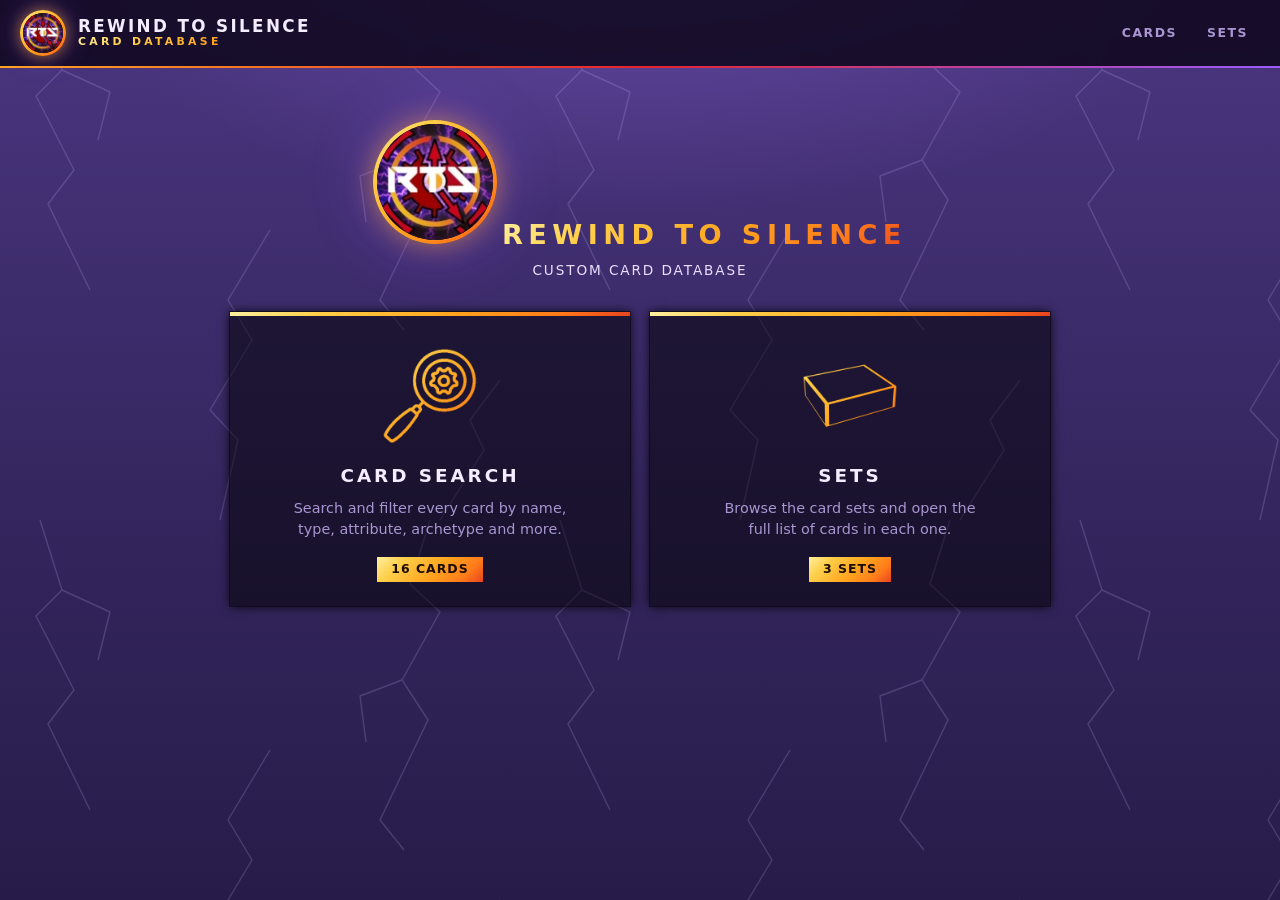
<file: index.html>
<!doctype html>
<html lang="en">
<head>
  <meta charset="utf-8">
  <meta name="viewport" content="width=device-width, initial-scale=1">
  <title>Rewind To Silence · Card Database</title>
  <link rel="icon" href="logo.jpg">
  <link rel="stylesheet" href="style.css">
  <script>
    // old links like /#blaze-end-dragon opened a card; keep them working
    if (location.hash.length > 1) location.replace('cards.html' + location.hash);
  </script>
</head>
<body>
  <header class="top">
    <a class="brand" href="./"><img src="logo.jpg" alt="RTS"><h1>Rewind To Silence <span>Card Database</span></h1></a>
    <nav><a href="cards.html">Cards</a><a href="sets.html">Sets</a></nav>
  </header>

  <main class="home">
    <section class="hero">
      <img src="logo.jpg" alt="Rewind To Silence">
      <h2>Rewind To Silence</h2>
      <p>Custom Card Database</p>
    </section>

    <section class="hubs">
      <a class="hub" href="cards.html">
        <span class="hub-icon i-search" role="img" aria-label="Card search"></span>
        <h3>Card Search</h3>
        <p>Search and filter every card by name, type, attribute, archetype and more.</p>
        <span class="hub-count" id="cardCount">&nbsp;</span>
      </a>
      <a class="hub" href="sets.html">
        <span class="hub-icon i-sets" role="img" aria-label="Sets"></span>
        <h3>Sets</h3>
        <p>Browse the card sets and open the full list of cards in each one.</p>
        <span class="hub-count" id="setCount">&nbsp;</span>
      </a>
    </section>
  </main>

  <script src="common.js"></script>
  <script>
    RTS.loadData().then(({ sets, cards }) => {
      document.getElementById('cardCount').textContent = RTS.plural(cards.length, 'card');
      document.getElementById('setCount').textContent = RTS.plural(sets.length, 'set');
    }).catch(() => {
      document.getElementById('cardCount').textContent = 'Browse cards';
      document.getElementById('setCount').textContent = 'Browse sets';
    });
  </script>
</body>
</html>
</file>
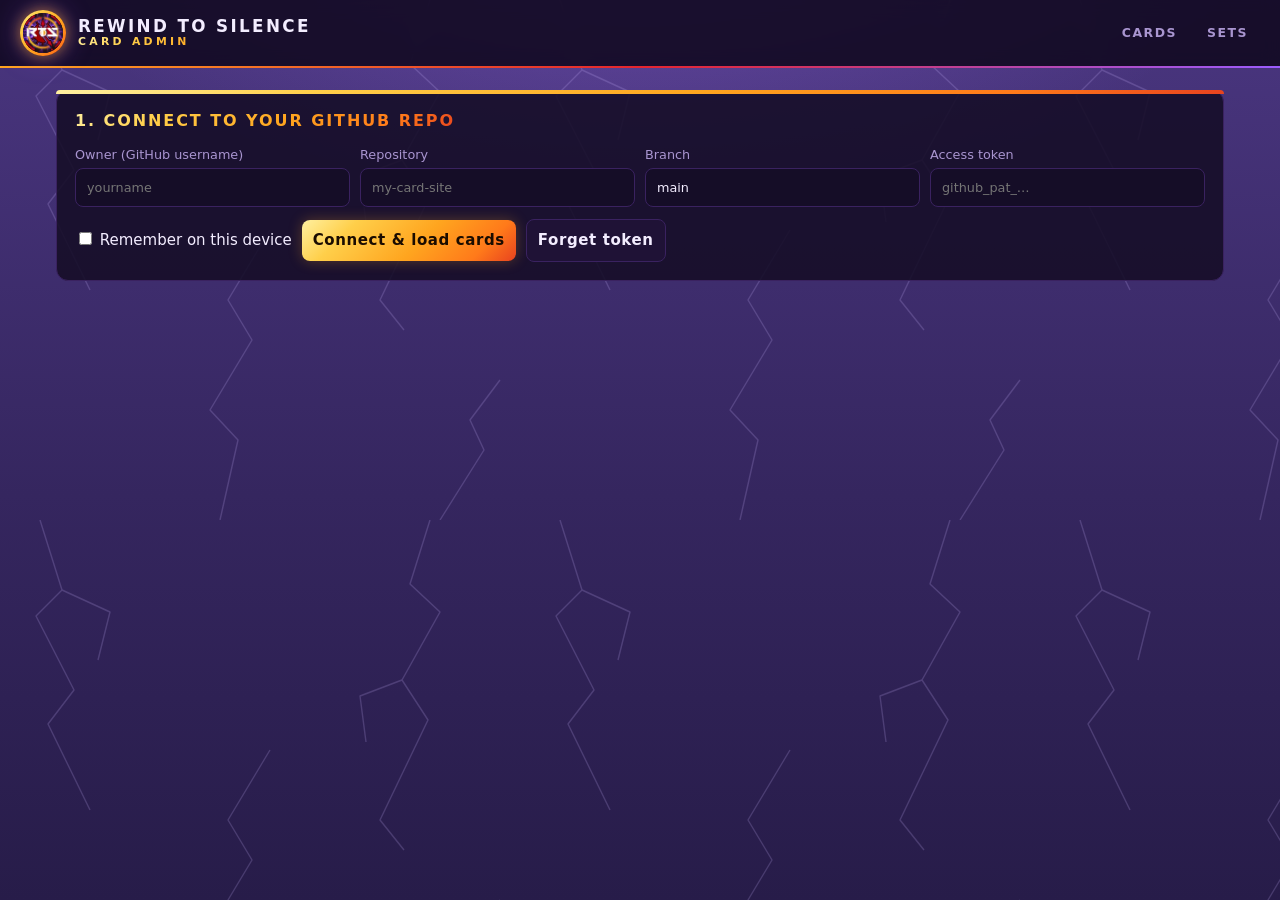
<file: admin.html>
<!doctype html>
<html lang="en">
<head>
  <meta charset="utf-8">
  <meta name="viewport" content="width=device-width, initial-scale=1">
  <meta name="robots" content="noindex">
  <title>Admin · Rewind To Silence</title>
  <link rel="icon" href="logo.jpg">
  <link rel="stylesheet" href="style.css">
</head>
<body>
  <header class="top">
    <a class="brand" href="./"><img src="logo.jpg" alt="RTS"><h1>Rewind To Silence <span>Card Admin</span></h1></a>
    <nav><a href="cards.html">Cards</a><a href="sets.html">Sets</a></nav>
  </header>

  <main>
    <section class="panel">
      <h2>1. Connect to your GitHub repo</h2>
      <div class="form">
        <label>Owner (GitHub username)<input id="owner" placeholder="yourname"></label>
        <label>Repository<input id="repo" placeholder="my-card-site"></label>
        <label>Branch<input id="branch" value="main"></label>
        <label>Access token<input id="token" type="password" placeholder="github_pat_…" autocomplete="off"></label>
      </div>
      <div class="row">
        <label><input type="checkbox" id="remember"> Remember on this device</label>
        <button id="connect">Connect &amp; load cards</button>
        <button id="forget" class="secondary">Forget token</button>
      </div>
      <div id="connStatus" class="status"></div>
    </section>

    <section class="panel" id="setPanel" style="display:none">
      <h2>2. Sets</h2>
      <div class="form">
        <label class="wide">Set
          <select id="setEditSel"></select>
        </label>
        <label>Set name *<input id="setName" placeholder="e.g. Spooky Season"></label>
        <label>Set ID (auto)<input id="setId" placeholder="auto from name"></label>
        <label>Release date (optional)<input id="setDate" type="date"></label>
        <label class="wide">Description (optional)<textarea id="setDesc" rows="2"></textarea></label>
        <label class="wide">Cover image URL, or upload one below
          <input id="setCover" placeholder="https://… or images/sets/your-set.webp">
        </label>
        <label class="wide">Upload cover image (any shape, resized to 900px on its longest side, transparency kept)
          <input id="setCoverFile" type="file" accept="image/*">
        </label>
        <div class="wide"><img id="setCoverPreview" class="preview" alt="" style="display:none;max-width:160px"></div>
      </div>
      <div class="row">
        <button id="saveSet">Create set</button>
        <button id="clearSet" class="secondary">New set</button>
        <button id="deleteSet" class="danger" style="display:none">Delete set</button>
      </div>
      <div id="setStatus" class="status"></div>
    </section>

    <section class="panel" id="editor" style="display:none">
      <h2 id="editorTitle">3. Add a card</h2>
      <div class="pastebox">
        <label style="display:flex;flex-direction:column;gap:4px;font-size:.8rem;color:var(--muted)">Paste card text (same format as the Auto Fill extension; separate several cards with a line of =====)
          <textarea id="pasteText" rows="6" placeholder="Blaze Driver Deuteriel&#10;Level 4 FIRE Wyrm/Effect&#10;ATK/900 DEF/1900&#10;Effect text…"></textarea>
        </label>
        <div class="row">
          <button id="parseBtn" type="button">Fill form from text</button>
          <button id="prevCard" class="secondary" type="button" style="display:none">◀</button>
          <span id="batchInfo" class="muted"></span>
          <button id="nextCard" class="secondary" type="button" style="display:none">▶</button>
        </div>
        <div id="parseStatus" class="status"></div>
      </div>
      <div class="form">
        <label>Set *
          <select id="setSel"></select>
        </label>
        <label id="newSetWrap" style="display:none">New set name *<input id="newSet" placeholder="e.g. Rewind Pack 1"></label>
        <label>Name *<input id="name"></label>
        <label>Card ID (auto)<input id="id" placeholder="auto from name"></label>
        <label>Type *
          <select id="type"><option>Monster</option><option>Spell</option><option>Trap</option></select>
        </label>
        <label>Subtype (Effect, Fusion, Quick-Play…)<input id="subtype"></label>
        <label>Attribute<input id="attribute" placeholder="DARK, LIGHT…"></label>
        <label>Monster type<input id="race" placeholder="Warrior, Spellcaster…"></label>
        <label>Level / Rank / Link<input id="level" type="number" min="0"></label>
        <label>ATK<input id="atk" placeholder="1800 or ?"></label>
        <label>DEF<input id="def" placeholder="1200 or ?"></label>
        <label>Pendulum scale (e.g. 1/8)<input id="scale" placeholder="1/8"></label>
        <label>Ability (Tuner, Flip…)<input id="ability"></label>
        <label>Link arrows<input id="arrows" placeholder="Top, Bottom-Left"></label>
        <label>Archetype<input id="archetype"></label>
        <label>Status<input id="status" list="statuses" placeholder="Implemented, WIP…"></label>
        <datalist id="statuses"><option>Implemented</option><option>WIP</option><option>Planned</option></datalist>
        <label>Creator<input id="creator"></label>
        <label class="wide">Pendulum effect<textarea id="pendEffect" rows="3"></textarea></label>
        <label class="wide">Effect text<textarea id="effect" rows="5"></textarea></label>
        <label class="wide">Image URL (e.g. a DuelingBook image link, hotlinked, nothing stored in the repo)
          <input id="image" placeholder="https://… or images/your-card.jpg">
        </label>
        <label>Art 2 URL (optional second image)<input id="art2" placeholder="https://…"></label>
        <label>Full Art
          <select id="fullArt"><option value="">Off</option><option value="ON">On</option></select>
        </label>
        <label class="wide">…or upload an image instead (auto-resized to JPEG, stored in repo)
          <input id="imageFile" type="file" accept="image/*">
        </label>
        <div class="wide"><img id="imgPreview" class="preview" alt="" style="display:none"></div>
      </div>
      <div class="row">
        <button id="save">Save card to repo</button>
        <button id="clear" class="secondary">Clear form</button>
        <button id="delete" class="danger" style="display:none">Delete this card</button>
      </div>
      <div id="saveStatus" class="status"></div>
    </section>

    <section class="panel" id="listPanel" style="display:none">
      <h2>Existing cards <span class="muted" id="listCount"></span></h2>
      <input id="listSearch" type="search" placeholder="Filter…" style="width:100%;margin-bottom:10px">
      <div id="list" class="list"></div>
    </section>
  </main>

<script src="parse.js"></script>
<script>
(function () {
  const $ = (id) => document.getElementById(id);
  const FIELDS = ['name','id','type','subtype','attribute','race','level','atk','def','scale','ability','arrows','archetype','status','creator','effect','pendEffect','image','art2','fullArt'];
  const NUMERIC = ['level'];
  const NEW_SET = '__new__';
  let sets = [];          // [{id,name,file}]
  let cards = [];         // all cards, each with _set (set id) attached in memory only
  let editingId = null;
  let editingSet = null;
  let imageB64 = null;    // base64 of resized jpeg, or null

  // ---------- helpers ----------
  const slug = (s) => s.toLowerCase().normalize('NFKD').replace(/[^\w\s-]/g,'').trim().replace(/[\s_]+/g,'-').replace(/-+/g,'-');
  const esc = (s) => String(s ?? '').replace(/[&<>"']/g, (c) => ({ '&':'&amp;','<':'&lt;','>':'&gt;','"':'&quot;',"'":'&#39;' }[c]));
  function say(el, msg, kind) { el.textContent = msg; el.className = 'status show ' + (kind || ''); }
  function utf8ToB64(str) {
    const bytes = new TextEncoder().encode(str);
    let bin = '';
    for (let i = 0; i < bytes.length; i += 0x8000) bin += String.fromCharCode.apply(null, bytes.subarray(i, i + 0x8000));
    return btoa(bin);
  }
  function b64ToUtf8(b64) {
    const bin = atob(b64.replace(/\s/g, ''));
    return new TextDecoder().decode(Uint8Array.from(bin, (c) => c.charCodeAt(0)));
  }
  const toJson = (o) => JSON.stringify(o, null, 2) + '\n';
  const setFile = (id) => { const s = sets.find((x) => x.id === id); return (s && s.file) || `data/sets/${id}.json`; };

  // ---------- config ----------
  function cfg() {
    return { owner: $('owner').value.trim(), repo: $('repo').value.trim(), branch: $('branch').value.trim() || 'main', token: $('token').value.trim() };
  }
  function restore() {
    try {
      const s = JSON.parse(localStorage.getItem('cardAdminCfg') || 'null');
      if (s) { for (const k of ['owner','repo','branch','token']) if (s[k]) $(k).value = s[k]; $('remember').checked = true; }
    } catch (_) {}
    const m = location.hostname.match(/^(.+)\.github\.io$/);
    if (m && !$('owner').value) $('owner').value = m[1];
    const p = location.pathname.split('/').filter(Boolean)[0];
    if (m && !$('repo').value) $('repo').value = (p && !p.endsWith('.html')) ? p : m[1] + '.github.io';
  }
  function persist() {
    try {
      if ($('remember').checked) localStorage.setItem('cardAdminCfg', JSON.stringify(cfg()));
      else localStorage.removeItem('cardAdminCfg');
    } catch (_) {}
  }
  $('forget').onclick = () => { localStorage.removeItem('cardAdminCfg'); $('token').value = ''; $('remember').checked = false; say($('connStatus'), 'Token forgotten on this device.', 'good'); };

  // ---------- GitHub API ----------
  async function gh(method, path, body) {
    const c = cfg();
    const url = `https://api.github.com/repos/${c.owner}/${c.repo}/contents/${path.split('/').map(encodeURIComponent).join('/')}` + (method === 'GET' ? `?ref=${encodeURIComponent(c.branch)}&t=${Date.now()}` : '');
    const r = await fetch(url, {
      method,
      headers: { Authorization: 'Bearer ' + c.token, Accept: 'application/vnd.github+json', 'X-GitHub-Api-Version': '2022-11-28' },
      body: body ? JSON.stringify({ ...body, branch: c.branch }) : undefined,
    });
    if (r.status === 404 && method === 'GET') return null;
    if (!r.ok) {
      let m = ''; try { m = (await r.json()).message; } catch (_) {}
      if (r.status === 401) m = 'Bad token. ' + m;
      if (r.status === 403 || r.status === 404) m += ' (check the token has Contents: read & write on this repo)';
      throw new Error(`GitHub ${r.status}: ${m}`);
    }
    return r.json();
  }

  // returns {sha, data} for a JSON file, or {sha:null, data:fallback} if missing
  async function readJson(path, fallback) {
    const f = await gh('GET', path);
    if (!f) return { sha: null, data: fallback };
    if (!f.content) throw new Error(`${path} is too large for the contents API (>1MB). Split this set into two sets.`);
    return { sha: f.sha, data: JSON.parse(b64ToUtf8(f.content)) };
  }
  const normCards = (d) => (Array.isArray(d) ? d : d.cards || []);

  async function loadAll() {
    const { data } = await readJson('data/index.json', { sets: [] });
    sets = data.sets || [];
    const parts = await Promise.all(sets.map(async (s) => {
      const { data: d } = await readJson(s.file || setFile(s.id), { cards: [] });
      return normCards(d).map((c) => ({ ...c, _set: s.id }));
    }));
    cards = parts.flat();
  }

  async function connect() {
    persist();
    const c = cfg();
    if (!c.owner || !c.repo || !c.token) return say($('connStatus'), 'Fill owner, repo and token.', 'err');
    say($('connStatus'), 'Connecting…');
    try {
      await loadAll();
      say($('connStatus'), `Connected. ${cards.length} cards in ${sets.length} set(s) at ${c.owner}/${c.repo}.`, 'good');
      $('editor').style.display = ''; $('listPanel').style.display = ''; $('setPanel').style.display = '';
      renderSets(); renderList(); renderSetEditor();
    } catch (e) { say($('connStatus'), e.message, 'err'); }
  }
  $('connect').onclick = connect;

  // ---------- sets ----------
  function renderSets(selected) {
    const opts = sets.map((s) => `<option value="${esc(s.id)}">${esc(s.name)}</option>`).join('');
    $('setSel').innerHTML = opts + `<option value="${NEW_SET}">➕ New set…</option>`;
    $('setSel').value = selected || (sets[0] ? sets[0].id : NEW_SET);
    toggleNewSet();
  }
  function toggleNewSet() { $('newSetWrap').style.display = $('setSel').value === NEW_SET ? '' : 'none'; }
  $('setSel').onchange = toggleNewSet;

  // ---------- list ----------
  const setName = (id) => (sets.find((s) => s.id === id) || {}).name || id;
  function renderList() {
    const q = $('listSearch').value.toLowerCase();
    const items = cards.filter((c) => !q || c.name.toLowerCase().includes(q) || setName(c._set).toLowerCase().includes(q)).sort((a, b) => a.name.localeCompare(b.name)).slice(0, 500);
    $('listCount').textContent = `(${cards.length})`;
    $('list').innerHTML = items.map((c) => `<div class="item" data-id="${esc(c.id)}"><span>${esc(c.name)}</span><span class="muted">${esc(setName(c._set))}</span></div>`).join('') || '<div class="item muted">No cards</div>';
  }
  $('listSearch').oninput = renderList;
  $('list').onclick = (e) => { const el = e.target.closest('.item'); if (el && el.dataset.id) edit(el.dataset.id); };

  // ---------- form ----------
  function clearForm() {
    FIELDS.forEach((f) => { $(f).value = f === 'type' ? 'Monster' : ''; });
    $('newSet').value = ''; $('imageFile').value = ''; imageB64 = null; editingId = null; editingSet = null;
    $('imgPreview').style.display = 'none';
    $('editorTitle').textContent = '3. Add a card';
    $('delete').style.display = 'none'; $('id').readOnly = false; $('setSel').disabled = false;
  }
  $('clear').onclick = clearForm;
  function edit(id) {
    const c = cards.find((x) => x.id === id); if (!c) return;
    clearForm(); editingId = id; editingSet = c._set;
    FIELDS.forEach((f) => { $(f).value = c[f] ?? ''; });
    $('fullArt').value = c.fullArt ? 'ON' : '';
    $('id').readOnly = true;
    renderSets(c._set); $('setSel').disabled = true; // set is fixed while editing
    if (c.image) { $('imgPreview').src = c.image; $('imgPreview').style.display = ''; }
    $('editorTitle').textContent = 'Editing: ' + c.name;
    $('delete').style.display = '';
    $('editor').scrollIntoView({ behavior: 'smooth' });
  }
  $('name').addEventListener('input', () => { if (!editingId) $('id').value = slug($('name').value); });
  $('image').addEventListener('input', () => {
    const u = $('image').value.trim();
    if (u) { $('imgPreview').src = u; $('imgPreview').style.display = ''; } else $('imgPreview').style.display = 'none';
  });

  $('imageFile').onchange = async () => {
    const file = $('imageFile').files[0]; if (!file) { imageB64 = null; return; }
    const img = new Image();
    img.src = URL.createObjectURL(file);
    await img.decode();
    const max = 600, scale = Math.min(1, max / img.width);
    const cv = document.createElement('canvas');
    cv.width = Math.round(img.width * scale); cv.height = Math.round(img.height * scale);
    const ctx = cv.getContext('2d'); ctx.fillStyle = '#fff'; ctx.fillRect(0, 0, cv.width, cv.height); ctx.drawImage(img, 0, 0, cv.width, cv.height);
    const url = cv.toDataURL('image/jpeg', 0.88);
    imageB64 = url.split(',')[1];
    $('imgPreview').src = url; $('imgPreview').style.display = '';
  };

  function readCard() {
    const c = {};
    FIELDS.forEach((f) => {
      let v = $(f).value.trim();
      if (v === '') return;
      if (f === 'fullArt') { c.fullArt = true; return; }
      if (NUMERIC.includes(f)) v = Number(v);
      else if ((f === 'atk' || f === 'def') && /^\d+$/.test(v)) v = Number(v);
      c[f] = v;
    });
    return c;
  }

  // ---------- save / delete ----------
  async function putFile(path, contentB64, message) {
    const existing = await gh('GET', path);
    return gh('PUT', path, { message, content: contentB64, ...(existing ? { sha: existing.sha } : {}) });
  }

  $('save').onclick = async () => {
    const card = readCard();
    if (!card.name) return say($('saveStatus'), 'Name is required.', 'err');
    card.id = card.id || slug(card.name);
    if (!card.id) return say($('saveStatus'), 'Could not make an ID from that name.', 'err');

    // work out the target set
    let setId = editingSet || $('setSel').value, newSetName = null;
    if (!editingSet && setId === NEW_SET) {
      newSetName = $('newSet').value.trim();
      if (!newSetName) return say($('saveStatus'), 'Enter a name for the new set.', 'err');
      setId = slug(newSetName);
      if (!setId) return say($('saveStatus'), 'Set name needs letters or numbers.', 'err');
      if (sets.some((s) => s.id === setId)) newSetName = null; // already exists, just use it
    }
    // IDs are unique across the whole database
    const dupe = cards.find((x) => x.id === card.id);
    if (!editingId && dupe) return say($('saveStatus'), `A card with ID "${card.id}" already exists (in ${setName(dupe._set)}). Change the name or ID.`, 'err');

    $('save').disabled = true;
    try {
      say($('saveStatus'), 'Saving…');
      if (imageB64) {
        card.image = `images/${card.id}.jpg`;
        await putFile(card.image, imageB64, `Add image for ${card.name}`);
      }
      // fresh read of the set file right before writing, so we never clobber newer changes
      const path = setFile(setId);
      const { sha, data } = await readJson(path, { cards: [] });
      const list = normCards(data);
      const i = list.findIndex((x) => x.id === card.id);
      if (i >= 0) list[i] = list[i].added ? { ...card, added: list[i].added } : card;
      else list.push({ ...card, added: new Date().toISOString().slice(0, 10) });
      await gh('PUT', path, { message: `${i >= 0 ? 'Update' : 'Add'} card: ${card.name}`, content: utf8ToB64(toJson({ cards: list })), ...(sha ? { sha } : {}) });

      // register a brand-new set in the index (after its file exists)
      if (newSetName) {
        const idx = await readJson('data/index.json', { sets: [] });
        idx.data.sets = idx.data.sets || [];
        if (!idx.data.sets.some((s) => s.id === setId)) idx.data.sets.push({ id: setId, name: newSetName, file: path });
        await gh('PUT', 'data/index.json', { message: `Add set: ${newSetName}`, content: utf8ToB64(toJson(idx.data)), ...(idx.sha ? { sha: idx.sha } : {}) });
      }
      await loadAll(); renderSets(setId); renderList();
      say($('saveStatus'), `Saved "${card.name}" to ${setName(setId)}. The live site updates in about a minute.`, 'good');
      clearForm(); renderSets(setId);
      if (batch.length > 1 && bi < batch.length - 1) { bi++; parseCurrent(); }
      else { batch = []; bi = 0; $('pasteText').value = ''; updateBatchInfo(); }
    } catch (e) { say($('saveStatus'), e.message, 'err'); }
    $('save').disabled = false;
  };

  $('delete').onclick = async () => {
    const c = cards.find((x) => x.id === editingId); if (!c) return;
    if (!confirm(`Delete "${c.name}" permanently?`)) return;
    try {
      say($('saveStatus'), 'Deleting…');
      const path = setFile(c._set);
      const { sha, data } = await readJson(path, { cards: [] });
      await gh('PUT', path, { message: `Delete card: ${c.name}`, content: utf8ToB64(toJson({ cards: normCards(data).filter((x) => x.id !== c.id) })), sha });
      if (c.image && c.image.startsWith('images/')) { const f = await gh('GET', c.image); if (f) await gh('DELETE', c.image, { message: `Delete image for ${c.name}`, sha: f.sha }); }
      await loadAll(); renderList(); clearForm(); renderSets();
      say($('saveStatus'), `Deleted "${c.name}".`, 'good');
    } catch (e) { say($('saveStatus'), e.message, 'err'); }
  };

  // ---------- set manager (create / edit / delete sets, cover upload) ----------
  const SETS_DIR = 'images/sets/';
  let editingSetId = null;
  let newCover = null; // { b64, ext } for a cover image chosen in this session

  function previewSetCover(src) {
    const el = $('setCoverPreview');
    if (src) { el.src = src; el.style.display = ''; } else el.style.display = 'none';
  }
  function loadSetIntoForm(id) {
    const s = sets.find((x) => x.id === id);
    editingSetId = s ? s.id : null; newCover = null; $('setCoverFile').value = '';
    $('setName').value = s ? s.name : '';
    $('setId').value = s ? s.id : ''; $('setId').readOnly = !!s;
    $('setDate').value = (s && s.date) || '';
    $('setDesc').value = (s && s.description) || '';
    $('setCover').value = (s && s.cover) || '';
    previewSetCover($('setCover').value);
    $('deleteSet').style.display = s ? '' : 'none';
    $('saveSet').textContent = s ? 'Save set changes' : 'Create set';
  }
  function renderSetEditor(selected) {
    $('setEditSel').innerHTML = '<option value="">➕ New set…</option>' + sets.map((s) => `<option value="${esc(s.id)}">${esc(s.name)}</option>`).join('');
    $('setEditSel').value = selected && sets.some((s) => s.id === selected) ? selected : '';
    loadSetIntoForm($('setEditSel').value);
  }
  $('setEditSel').onchange = () => loadSetIntoForm($('setEditSel').value);
  $('clearSet').onclick = () => { $('setEditSel').value = ''; loadSetIntoForm(''); };
  $('setName').addEventListener('input', () => { if (!editingSetId) $('setId').value = slug($('setName').value); });
  $('setCover').addEventListener('input', () => { newCover = null; $('setCoverFile').value = ''; previewSetCover($('setCover').value.trim()); });

  // resize to max 900px on the longest side; WebP keeps transparency and stays small (PNG fallback)
  $('setCoverFile').onchange = async () => {
    const file = $('setCoverFile').files[0]; if (!file) { newCover = null; return; }
    const img = new Image();
    img.src = URL.createObjectURL(file);
    await img.decode();
    const scale = Math.min(1, 900 / Math.max(img.width, img.height));
    const cv = document.createElement('canvas');
    cv.width = Math.round(img.width * scale); cv.height = Math.round(img.height * scale);
    cv.getContext('2d').drawImage(img, 0, 0, cv.width, cv.height);
    let url = cv.toDataURL('image/webp', 0.9), ext = 'webp';
    if (!url.startsWith('data:image/webp')) { url = cv.toDataURL('image/png'); ext = 'png'; }
    newCover = { b64: url.split(',')[1], ext };
    previewSetCover(url);
  };

  $('saveSet').onclick = async () => {
    const st = $('setStatus');
    const name = $('setName').value.trim();
    if (!name) return say(st, 'Set name is required.', 'err');
    const id = editingSetId || slug($('setId').value.trim() || name);
    if (!id) return say(st, 'Could not make an ID from that name.', 'err');
    if (!editingSetId && sets.some((s) => s.id === id)) return say(st, `A set with ID "${id}" already exists. Pick it in the list above to edit it.`, 'err');
    const old = sets.find((s) => s.id === id);
    $('saveSet').disabled = true;
    try {
      say(st, 'Saving…');
      let cover = $('setCover').value.trim();
      if (newCover) { cover = `${SETS_DIR}${id}.${newCover.ext}`; await putFile(cover, newCover.b64, `Add cover for ${name}`); }
      const path = (old && old.file) || `data/sets/${id}.json`;
      if (!old && !(await gh('GET', path))) { // a new set gets an empty card file so the public pages can load it
        await gh('PUT', path, { message: `Create set file: ${name}`, content: utf8ToB64(toJson({ cards: [] })) });
      }
      const idx = await readJson('data/index.json', { sets: [] });
      idx.data.sets = idx.data.sets || [];
      let entry = idx.data.sets.find((s) => s.id === id);
      if (!entry) { entry = { id, name, file: path }; idx.data.sets.push(entry); }
      entry.name = name;
      const date = $('setDate').value.trim(), desc = $('setDesc').value.trim();
      if (date) entry.date = date; else delete entry.date;
      if (desc) entry.description = desc; else delete entry.description;
      if (cover) entry.cover = cover; else delete entry.cover;
      await gh('PUT', 'data/index.json', { message: `${old ? 'Update' : 'Add'} set: ${name}`, content: utf8ToB64(toJson(idx.data)), ...(idx.sha ? { sha: idx.sha } : {}) });
      // tidy up: an uploaded cover that was replaced is no longer needed
      if (old && old.cover && old.cover !== cover && old.cover.startsWith(SETS_DIR)) {
        try { const f = await gh('GET', old.cover); if (f) await gh('DELETE', old.cover, { message: `Remove old cover for ${name}`, sha: f.sha }); } catch (_) {}
      }
      await loadAll(); renderSets(id); renderSetEditor(id); renderList();
      say(st, `Saved set "${name}". The live site updates in about a minute.`, 'good');
    } catch (e) { say(st, e.message, 'err'); }
    $('saveSet').disabled = false;
  };

  $('deleteSet').onclick = async () => {
    const st = $('setStatus');
    const s = sets.find((x) => x.id === editingSetId); if (!s) return;
    const n = cards.filter((c) => c._set === s.id).length;
    if (n) return say(st, `"${s.name}" still has ${n} card${n === 1 ? '' : 's'}. Delete or move them first.`, 'err');
    if (!confirm(`Delete the set "${s.name}"? This can't be undone from here.`)) return;
    try {
      say(st, 'Deleting…');
      const file = s.file || setFile(s.id);
      const sf = await readJson(file, { cards: [] });
      if (normCards(sf.data).length) throw new Error('This set now has cards. Reload the page and delete them first.');
      const idx = await readJson('data/index.json', { sets: [] });
      idx.data.sets = (idx.data.sets || []).filter((x) => x.id !== s.id);
      await gh('PUT', 'data/index.json', { message: `Delete set: ${s.name}`, content: utf8ToB64(toJson(idx.data)), sha: idx.sha });
      for (const p of [file, s.cover && s.cover.startsWith(SETS_DIR) ? s.cover : null]) {
        if (!p) continue;
        try { const f = await gh('GET', p); if (f) await gh('DELETE', p, { message: `Delete ${p}`, sha: f.sha }); } catch (_) {}
      }
      await loadAll(); renderSets(); renderSetEditor(); renderList();
      say(st, `Deleted set "${s.name}".`, 'good');
    } catch (e) { say(st, e.message, 'err'); }
  };

  // ---------- paste-to-fill (uses the same parser as the Auto Fill extension) ----------
  let batch = [], bi = 0;
  const splitCards = (text) => String(text || '').replace(/\r/g, '').split(/^[ \t]*={3,}[ \t]*$/m).map((t) => t.trim()).filter(Boolean);
  const titleCase = (a) => a.split('-').map((w) => w.charAt(0).toUpperCase() + w.slice(1)).join('-');

  function updateBatchInfo() {
    const many = batch.length > 1;
    $('prevCard').style.display = $('nextCard').style.display = many ? '' : 'none';
    $('batchInfo').textContent = many ? `Card ${bi + 1} of ${batch.length}: ${window.dbfaParse(batch[bi]).name || '(no name)'}` : '';
  }

  function applyParsed(p) {
    const set = (id, v) => { $(id).value = v == null ? '' : String(v); };
    set('name', p.name);
    if (!editingId) set('id', slug(p.name || ''));
    set('type', p.cardType);
    set('subtype', p.cardType === 'Monster' ? p.category : p.subtype);
    set('race', p.type);
    set('attribute', p.attribute);
    set('level', p.level);
    set('atk', p.atk);
    set('def', p.def);
    set('scale', p.scale ? (p.scale[0] === p.scale[1] ? p.scale[0] : p.scale[0] + '/' + p.scale[1]) : '');
    set('ability', (p.abilities || (p.ability ? [p.ability] : [])).join(', '));
    set('arrows', (p.arrows || []).map(titleCase).join(', '));
    set('effect', p.effect);
    set('pendEffect', p.pendEffect);
    // picture lines are optional; only touch the image fields when the text has them
    if (p.art || p.art2 || p.fullArt !== undefined) {
      set('image', p.art || p.art2 || '');
      set('art2', p.art && p.art2 ? p.art2 : '');
      set('fullArt', p.fullArt ? 'ON' : '');
      $('image').dispatchEvent(new Event('input'));
    }
    const warn = [...(p.notes || [])];
    if (!p.name) warn.push('No name found');
    if (p.cardType === 'Monster') {
      if (!p.attribute) warn.push('No attribute found');
      if (!p.level) warn.push('No level/rank/link found');
      if (p.atk === undefined) warn.push('No ATK found');
    }
    say($('parseStatus'), warn.length ? 'Filled. Please check: ' + warn.join('; ') : 'Filled from text. Review, then save.', warn.length ? '' : 'good');
  }

  function parseCurrent() { applyParsed(window.dbfaParse(batch[bi])); updateBatchInfo(); }

  $('parseBtn').onclick = () => {
    batch = splitCards($('pasteText').value); bi = 0;
    if (!batch.length) { updateBatchInfo(); return say($('parseStatus'), 'Paste some card text first.', 'err'); }
    parseCurrent();
  };
  $('prevCard').onclick = () => { if (bi > 0) { bi--; parseCurrent(); } };
  $('nextCard').onclick = () => { if (bi < batch.length - 1) { bi++; parseCurrent(); } };

  restore();
})();
</script>
</body>
</html>
</file>
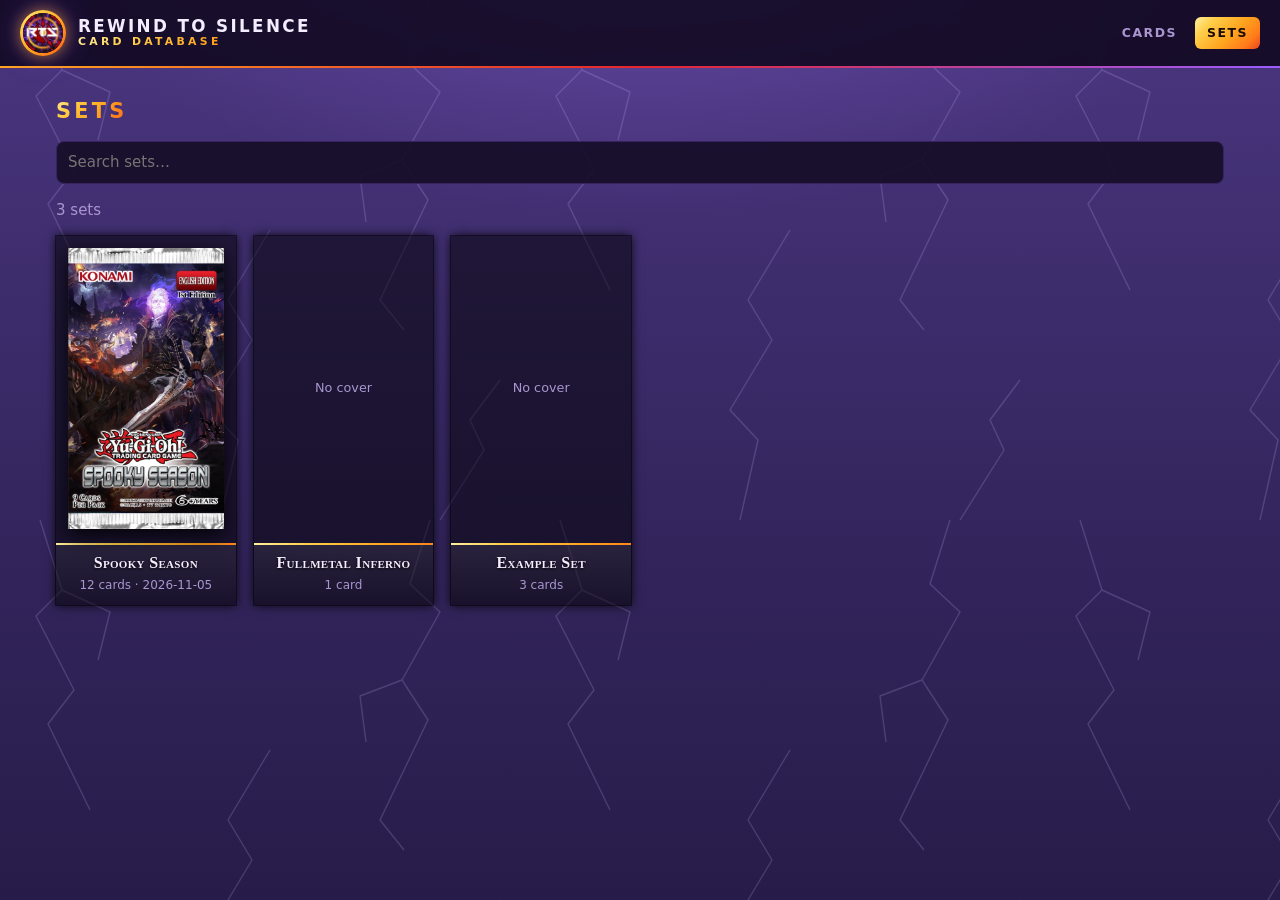
<file: sets.html>
<!doctype html>
<html lang="en">
<head>
  <meta charset="utf-8">
  <meta name="viewport" content="width=device-width, initial-scale=1">
  <title>Sets · Rewind To Silence</title>
  <link rel="icon" href="logo.jpg">
  <link rel="stylesheet" href="style.css">
</head>
<body>
  <header class="top">
    <a class="brand" href="./"><img src="logo.jpg" alt="RTS"><h1>Rewind To Silence <span>Card Database</span></h1></a>
    <nav><a href="cards.html">Cards</a><a href="sets.html" class="active">Sets</a></nav>
  </header>

  <main>
    <h2 class="pagetitle">Sets</h2>
    <section class="filters"><input id="setSearch" type="search" placeholder="Search sets…"></section>
    <p id="setsCount" class="muted"></p>
    <section id="setGrid" class="setgrid"></section>
  </main>

  <script src="common.js"></script>
  <script>
  (function () {
    const $ = (id) => document.getElementById(id), esc = RTS.esc;
    let sets = [];

    function render() {
      const q = $('setSearch').value.trim().toLowerCase();
      const list = sets.filter((s) => !q || s.name.toLowerCase().includes(q));
      $('setsCount').textContent = list.length === sets.length ? RTS.plural(sets.length, 'set') : `${list.length} of ${sets.length} sets`;
      $('setGrid').innerHTML = list.map((s) => `<a class="tile settile" href="cards.html?set=${encodeURIComponent(s.id)}">
          <div class="cover">${s.cover ? `<img loading="lazy" src="${esc(s.cover)}" alt="${esc(s.name)}" onerror="this.replaceWith(document.createTextNode('No cover'))">` : 'No cover'}</div>
          <div class="setlabel"><div class="setname">${esc(s.name)}</div><div class="setmeta">${RTS.plural(s.count, 'card')}${s.date ? ' · ' + esc(s.date) : ''}</div></div>
        </a>`).join('') || '<p class="muted">No sets yet.</p>';
    }

    RTS.loadData().then((d) => {
      // newest first: by date when a set has one, otherwise the most recently added
      sets = d.sets.sort((a, b) => String(b.date || '').localeCompare(String(a.date || '')) || b.idx - a.idx);
      render();
    }).catch((e) => { $('setsCount').textContent = 'Could not load data/index.json (' + e.message + ')'; });

    $('setSearch').addEventListener('input', render);
  })();
  </script>
</body>
</html>
</file>
<file: style.css>
/* Rewind To Silence theme: deep violet storm, gold ring, crimson targeting marks */
:root{
  --bg:#0a0612; --panel:#150d26; --panel2:#1f1236; --line:#3a2260;
  --text:#f3edff; --muted:#a995d0;
  --gold:#ffa51f; --gold2:#ffcf5a; --red:#e5252f; --violet:#9b5cff;
  --gold-grad:linear-gradient(135deg,#fff0a0 0%,#ffcf4a 22%,#ffa51f 55%,#ff7a1a 82%,#e8431f 100%);
  --accent:var(--gold); --ok:#46d9a0; --warn:#ffcf5a; --bad:#ff5d6c;
}
*{box-sizing:border-box}
html{background:var(--bg)}
body{
  margin:0;color:var(--text);font:15px/1.5 system-ui,-apple-system,Segoe UI,Roboto,sans-serif;min-height:100vh;
  background:
    url("data:image/svg+xml,%3Csvg xmlns='http://www.w3.org/2000/svg' width='520' height='520' fill='none' stroke='%239b5cff' stroke-width='1.4' stroke-linejoin='bevel' opacity='.22'%3E%3Cpolyline points='40,0 62,70 36,96 74,170 48,204 90,290'/%3E%3Cpolyline points='62,70 110,92 98,140'/%3E%3Cpolyline points='430,0 410,64 440,92 402,160 428,200 380,300 404,330'/%3E%3Cpolyline points='402,160 360,176 366,222'/%3E%3Cpolyline points='220,520 238,440 210,410 252,340 228,300 270,230'/%3E%3Cpolyline points='500,380 470,420 484,450 440,520'/%3E%3C/svg%3E") 0 0/520px 520px,
    radial-gradient(1000px 520px at 50% -140px,rgba(155,92,255,.38),transparent 70%),
    radial-gradient(700px 400px at 100% 100%,rgba(229,37,47,.14),transparent 70%),
    var(--bg);
  background-attachment:fixed,fixed,fixed,fixed;
}
a{color:var(--gold2)}
.muted{color:var(--muted)}

/* header */
.top{display:flex;align-items:center;justify-content:space-between;gap:12px;padding:10px 20px;background:rgba(16,9,31,.88);backdrop-filter:blur(8px);position:sticky;top:0;z-index:5;border-bottom:2px solid transparent;border-image:linear-gradient(90deg,var(--gold),var(--red),var(--violet)) 1}
.brand{display:flex;align-items:center;gap:12px;text-decoration:none;color:var(--text)}
.brand img{width:46px;height:46px;border-radius:50%;border:3px solid transparent;background:linear-gradient(#0a0612,#0a0612) padding-box,var(--gold-grad) border-box;box-shadow:0 0 14px rgba(255,165,31,.55),0 0 28px rgba(155,92,255,.4)}
.top h1{margin:0;font-size:1.05rem;letter-spacing:.14em;text-transform:uppercase;line-height:1.15}
.top h1 span{display:block;font-size:.68rem;letter-spacing:.3em;font-weight:700;background:var(--gold-grad);-webkit-background-clip:text;background-clip:text;color:transparent;-webkit-text-fill-color:transparent}
.top nav a{margin-left:8px;text-decoration:none;color:var(--muted);padding:7px 12px;border-radius:6px;text-transform:uppercase;font-size:.78rem;letter-spacing:.12em;font-weight:700}
.top nav a.active,.top nav a:hover{color:#1a0c00;background:var(--gold-grad)}

main{max-width:1200px;margin:0 auto;padding:22px 16px 60px}
.filters{display:grid;grid-template-columns:repeat(auto-fit,minmax(150px,1fr));gap:10px}
.filters input{grid-column:1/-1}

input,select,textarea,button{font:inherit;color:var(--text);background:rgba(21,13,38,.9);border:1px solid var(--line);border-radius:8px;padding:9px 11px}
input:focus,select:focus,textarea:focus{outline:2px solid var(--violet);outline-offset:0;border-color:var(--violet)}
button{cursor:pointer;background:var(--gold-grad);border:none;color:#1a0c00;font-weight:800;letter-spacing:.04em;box-shadow:0 0 14px rgba(255,165,31,.28)}
button:hover{filter:brightness(1.08)}
button.secondary{background:var(--panel2);border:1px solid var(--line);color:var(--text);box-shadow:none}
button.danger{background:linear-gradient(135deg,#ff5d6c,var(--red));color:#fff;box-shadow:0 0 14px rgba(229,37,47,.35)}
button:disabled{opacity:.5;cursor:default}
.muted#count{margin:14px 2px 4px}

/* cards */
.grid{display:grid;grid-template-columns:repeat(auto-fill,minmax(160px,1fr));gap:16px;margin-top:8px}
.card{position:relative;background:linear-gradient(180deg,var(--panel2),var(--panel));border:1px solid var(--line);border-radius:10px;overflow:hidden;cursor:pointer;transition:transform .14s,border-color .14s,box-shadow .14s}
.card:hover{transform:translateY(-4px);border-color:var(--gold);box-shadow:0 0 0 1px var(--gold),0 8px 26px rgba(155,92,255,.45),0 0 18px rgba(255,165,31,.3)}
.card .img{aspect-ratio:59/86;background:#0e0820;display:flex;align-items:center;justify-content:center;color:var(--muted);font-size:.8rem;text-align:center;padding:8px}
.card img{width:100%;height:100%;object-fit:cover;display:block}
.card .meta{padding:9px 10px 10px;border-top:2px solid var(--red)}
.card .name{font-weight:700;font-size:.9rem;line-height:1.25}
.card .sub{color:var(--muted);font-size:.78rem}
.badge{display:inline-block;font-size:.68rem;padding:1px 8px;border-radius:99px;border:1px solid var(--line);color:var(--muted);margin-top:5px;text-transform:uppercase;letter-spacing:.06em}
.badge.ok{color:var(--ok);border-color:var(--ok)}
.badge.warn{color:var(--warn);border-color:var(--warn)}

/* modal with crimson corner brackets like the server icon */
.modal{position:fixed;inset:0;background:rgba(6,3,14,.86);display:flex;align-items:flex-start;justify-content:center;padding:28px 14px;overflow:auto;z-index:20}
.modal[hidden]{display:none}
.modal-box{position:relative;background:linear-gradient(180deg,#1b1032,#12091f);border:1px solid var(--line);border-radius:12px;max-width:780px;width:100%;padding:24px;box-shadow:0 0 50px rgba(155,92,255,.35)}
.modal-box::before,.modal-box::after{content:"";position:absolute;width:34px;height:34px;pointer-events:none}
.modal-box::before{top:-5px;left:-5px;border-top:4px solid var(--red);border-left:4px solid var(--red);border-radius:12px 0 0 0}
.modal-box::after{bottom:-5px;right:-5px;border-bottom:4px solid var(--red);border-right:4px solid var(--red);border-radius:0 0 12px 0}
.close{position:absolute;top:8px;right:12px;background:transparent;box-shadow:none;color:var(--text);font-size:1.7rem;padding:0 8px}
.detail{display:grid;grid-template-columns:240px 1fr;gap:22px}
.detail .img{aspect-ratio:59/86;background:linear-gradient(#0e0820,#0e0820) padding-box,var(--gold-grad) border-box;border-radius:10px;overflow:hidden;display:flex;align-items:center;justify-content:center;color:var(--muted);border:3px solid transparent;box-shadow:0 0 22px rgba(255,165,31,.35)}
.detail img{width:100%;height:100%;object-fit:cover}
.detail h2{margin:0 0 4px;letter-spacing:.04em}
.stats{display:flex;flex-wrap:wrap;gap:6px;margin:10px 0}
.stat{background:linear-gradient(var(--panel2),var(--panel2)) padding-box,var(--gold-grad) border-box;border:1px solid var(--line);border-left:3px solid transparent;border-radius:6px;padding:3px 10px;font-size:.82rem}
.effect{white-space:pre-wrap;background:rgba(10,6,18,.7);border:1px solid var(--line);border-left:3px solid var(--violet);border-radius:8px;padding:12px}
@media(max-width:620px){.detail{grid-template-columns:1fr}.detail .img{max-width:240px;margin:auto}.top h1{font-size:.85rem}.top nav a{padding:6px 8px;margin-left:2px}}

/* admin */
.panel{position:relative;background:rgba(21,13,38,.88);border:1px solid var(--line);border-radius:12px;padding:18px;margin-bottom:18px}
.panel::before{content:"";position:absolute;left:-1px;right:-1px;top:-1px;height:4px;border-radius:12px 12px 0 0;background:var(--gold-grad)}
.panel h2{margin:0 0 12px;font-size:1rem;text-transform:uppercase;letter-spacing:.12em;background:var(--gold-grad);-webkit-background-clip:text;background-clip:text;color:transparent;-webkit-text-fill-color:transparent;display:inline-block}
.form{display:grid;grid-template-columns:repeat(auto-fit,minmax(180px,1fr));gap:10px}
.form label{display:flex;flex-direction:column;gap:4px;font-size:.8rem;color:var(--muted)}
.form .wide{grid-column:1/-1}
.row{display:flex;gap:10px;flex-wrap:wrap;align-items:center;margin-top:12px}
.status{margin-top:12px;padding:9px 12px;border-radius:8px;background:var(--panel2);border:1px solid var(--line);font-size:.9rem;display:none}
.status.show{display:block}
.status.err{border-color:var(--bad);color:var(--bad)}
.status.good{border-color:var(--ok);color:var(--ok)}
.list{max-height:360px;overflow:auto;border:1px solid var(--line);border-radius:10px}
.list .item{display:flex;justify-content:space-between;gap:8px;padding:8px 12px;border-bottom:1px solid var(--line);cursor:pointer}
.list .item:hover{background:var(--panel2);box-shadow:inset 3px 0 0 #ffa51f}
.preview{max-width:140px;border-radius:8px;border:3px solid transparent;background:linear-gradient(#0e0820,#0e0820) padding-box,var(--gold-grad) border-box}

.pastebox{margin-bottom:16px;padding-bottom:16px;border-bottom:1px dashed var(--line)}
.pastebox textarea{font-family:ui-monospace,Menlo,Consolas,monospace;font-size:.85rem}

/* result tile: dark card, coloured name + stat plates (colour = card type) */
.tile{background:#000;border:1px solid #2c1b4d;border-radius:10px;padding:6px 6px 8px;display:flex;flex-direction:column;gap:6px;overflow:visible}
.tile:hover{transform:translateY(-4px);border-color:#ffa51f;box-shadow:0 0 0 1px #ffa51f,0 8px 26px rgba(155,92,255,.45),0 0 18px rgba(255,165,31,.3)}
.tile .plate{background:radial-gradient(ellipse 64% 150% at 50% 50%,var(--fc) 0%,#000 100%);color:var(--ft,#fff);text-align:center;border-radius:6px}
.tile .nm{min-height:40px;display:flex;align-items:center;justify-content:center;padding:3px 12px;font-family:Georgia,'Times New Roman',serif;font-variant:small-caps;font-weight:700;font-size:.95rem;line-height:1.1;letter-spacing:.02em;text-shadow:0 1px 3px #000}
.tile.dark .nm,.tile.dark .st{text-shadow:none}
.tile .art{aspect-ratio:1/1;background:#0e0820;display:flex;align-items:center;justify-content:center;color:var(--muted);font-size:.8rem;box-shadow:0 0 0 1px #000,0 6px 16px rgba(0,0,0,.95)}
.tile .art img{width:100%;height:100%;object-fit:cover;display:block}
.tile .st{padding:6px 8px;font-size:.74rem;line-height:1.35;min-height:44px;display:flex;flex-direction:column;justify-content:center}
.tile .st .l1{font-weight:700}
.tile .st{margin-top:auto}

/* tile v2: translucent light tile, plates in exact type colours fading out at the sides */
.tile{background:linear-gradient(180deg,#2a1b4d,#140b28);border:1px solid #3d2a6b}
.tile:hover{border-color:#ffa51f}
.tile .plate{position:relative;isolation:isolate;background:none;color:#fff;text-shadow:0 1px 2px rgba(0,0,0,.6)}
.tile .plate::before{content:"";position:absolute;inset:0;z-index:-1;border-radius:6px;background:var(--fbg);
  -webkit-mask-image:radial-gradient(ellipse 78% 170% at 50% 50%,#000 42%,transparent 100%);mask-image:radial-gradient(ellipse 78% 170% at 50% 50%,#000 42%,transparent 100%)}
.tile.dark .plate{color:#161022;text-shadow:none}
.tile .nm{height:40px;min-height:0;overflow:hidden;padding:2px 12px}
.tile .nm span{display:block;width:100%;line-height:1.1}
.tile .art{box-shadow:0 0 0 1px #000,0 6px 16px rgba(0,0,0,.9)}

.tile .plate::before{box-shadow:inset 0 0 0 1px rgba(255,255,255,.16)}
.tile.dark .plate{text-shadow:0 1px 0 rgba(255,255,255,.25)}

/* plate v3: matches the reference. Square, black backing, colour peaks in the centre and
   fades in a straight line to black at both ends (so the ends are perfectly smooth). */
.tile .plate{border-radius:0;background:#000}
.tile .plate::before{border-radius:0;box-shadow:none;
  -webkit-mask-image:linear-gradient(90deg,transparent 0%,#000 50%,transparent 100%);
  mask-image:linear-gradient(90deg,transparent 0%,#000 50%,transparent 100%)}

/* readable on every plate colour, including where the plate fades to black */
.tile .plate,.tile.dark .plate{color:#fff;text-shadow:-1px -1px 0 #000,1px -1px 0 #000,-1px 1px 0 #000,1px 1px 0 #000,0 0 5px rgba(0,0,0,.9)}

/* softer fade: the colour only drops to ~45% at the ends (not to black) and holds across the middle */
.tile .plate::before{
  -webkit-mask-image:linear-gradient(90deg,rgba(0,0,0,.45) 0%,#000 32%,#000 68%,rgba(0,0,0,.45) 100%);
  mask-image:linear-gradient(90deg,rgba(0,0,0,.45) 0%,#000 32%,#000 68%,rgba(0,0,0,.45) 100%)}

/* v4: no mask; the plate is a gradient of shades of its own colour */
.tile .plate::before{-webkit-mask-image:none;mask-image:none}

/* card tile background: black at 50% opacity (page background shows through) */
.tile{background:rgba(0,0,0,.5)}

/* v5: no tile border; a black glow lifts the tile off a mid-dark violet page */
body{
  background:
    url("data:image/svg+xml,%3Csvg xmlns='http://www.w3.org/2000/svg' width='520' height='520' fill='none' stroke='%23c9b4ff' stroke-width='1.4' stroke-linejoin='bevel' opacity='.2'%3E%3Cpolyline points='40,0 62,70 36,96 74,170 48,204 90,290'/%3E%3Cpolyline points='62,70 110,92 98,140'/%3E%3Cpolyline points='430,0 410,64 440,92 402,160 428,200 380,300 404,330'/%3E%3Cpolyline points='402,160 360,176 366,222'/%3E%3Cpolyline points='220,520 238,440 210,410 252,340 228,300 270,230'/%3E%3Cpolyline points='500,380 470,420 484,450 440,520'/%3E%3C/svg%3E") 0 0/520px 520px,
    radial-gradient(900px 480px at 50% -120px,rgba(170,120,255,.35),transparent 70%),
    linear-gradient(180deg,#4a3680 0%,#35265f 55%,#271c49 100%);
  background-attachment:fixed,fixed,fixed;
}
.muted#count{color:#eadfff}
.tile{border:1px solid transparent;box-shadow:0 0 0 1px rgba(0,0,0,.5),0 0 14px 3px rgba(0,0,0,.75),0 10px 28px rgba(0,0,0,.6)}
.tile:hover{border-color:transparent;box-shadow:0 0 0 1px #ffa51f,0 0 14px 3px rgba(0,0,0,.75),0 0 22px rgba(255,165,31,.45)}

/* more vibrant plates (colour only; text is unaffected) */
.tile .plate::before{filter:saturate(1.6) contrast(1.06) brightness(1.04)}

/* tighter glow: 10px black, no large drop shadow */
.tile{box-shadow:0 0 0 1px rgba(0,0,0,.5),0 0 10px rgba(0,0,0,.9)}
.tile:hover{box-shadow:0 0 0 1px #ffa51f,0 0 10px rgba(0,0,0,.9),0 0 12px rgba(255,165,31,.45)}

/* flush layout: plates and art run edge to edge, no padding or border around the plates */
.tile{padding:0;border:0;overflow:hidden;border-radius:10px;gap:6px}

/* sharp corners; art inset so the card back shows around its edges */
.tile{border-radius:0}
.tile .plate::before{border-radius:0}
.tile .art{margin:0 8px}


/* ===== navigation ===== */
.top{flex-wrap:wrap}
.top nav{display:flex;gap:6px}
.top nav a{margin-left:0}
@media(max-width:620px){.top nav{width:100%}.top nav a{flex:1;text-align:center;padding:8px 6px;margin:0}}

/* ===== home page ===== */
.hero{text-align:center;padding:30px 0 4px}
.hero img{width:124px;height:124px;border-radius:50%;border:4px solid transparent;background:linear-gradient(#0a0612,#0a0612) padding-box,var(--gold-grad) border-box;box-shadow:0 0 26px rgba(255,165,31,.5),0 0 60px rgba(155,92,255,.45)}
.hero h2{margin:18px 0 4px;font-size:1.7rem;letter-spacing:.2em;text-transform:uppercase;background:var(--gold-grad);-webkit-background-clip:text;background-clip:text;color:transparent;-webkit-text-fill-color:transparent;display:inline-block}
.hero p{margin:0;color:#eadfff;letter-spacing:.14em;text-transform:uppercase;font-size:.85rem}
.hubs{display:grid;grid-template-columns:repeat(auto-fit,minmax(250px,1fr));gap:20px;margin:28px auto 0;max-width:820px}
.hub{position:relative;display:flex;flex-direction:column;align-items:center;gap:8px;padding:32px 20px 24px;text-align:center;text-decoration:none;color:var(--text);background:rgba(0,0,0,.5);box-shadow:0 0 0 1px rgba(0,0,0,.5),0 0 10px rgba(0,0,0,.9);transition:transform .14s,box-shadow .14s}
.hub::before{content:"";position:absolute;left:0;right:0;top:0;height:4px;background:var(--gold-grad)}
.hub:hover{transform:translateY(-4px);box-shadow:0 0 0 1px #ffa51f,0 0 10px rgba(0,0,0,.9),0 0 18px rgba(255,165,31,.45)}
.hub-icon{width:104px;height:104px;background:var(--gold-grad);-webkit-mask-repeat:no-repeat;mask-repeat:no-repeat;-webkit-mask-position:center;mask-position:center;-webkit-mask-size:contain;mask-size:contain;filter:drop-shadow(0 0 8px rgba(255,165,31,.35))}
.i-search{-webkit-mask-image:url(icon-search.png);mask-image:url(icon-search.png)}
.i-sets{-webkit-mask-image:url(icon-sets.png);mask-image:url(icon-sets.png)}
.hub h3{margin:6px 0 0;font-size:1.15rem;letter-spacing:.16em;text-transform:uppercase}
.hub p{margin:0;color:var(--muted);font-size:.9rem;max-width:30ch}
.hub-count{margin-top:8px;padding:3px 14px;font-size:.78rem;letter-spacing:.08em;text-transform:uppercase;font-weight:800;color:#1a0c00;background:var(--gold-grad)}

/* ===== sets page ===== */
.pagetitle{margin:6px 0 14px;font-size:1.3rem;letter-spacing:.16em;text-transform:uppercase;background:var(--gold-grad);-webkit-background-clip:text;background-clip:text;color:transparent;-webkit-text-fill-color:transparent;display:inline-block}
.setgrid{display:grid;grid-template-columns:repeat(auto-fill,minmax(170px,1fr));gap:18px;margin-top:8px}
.settile{display:flex;flex-direction:column;text-decoration:none;color:var(--text);cursor:pointer;transition:transform .14s,box-shadow .14s}
.settile:hover{transform:translateY(-4px)}
.settile .cover{aspect-ratio:3/5;display:flex;align-items:center;justify-content:center;padding:12px 12px 8px;color:var(--muted);font-size:.8rem}
.settile .cover img{width:100%;height:100%;object-fit:contain;filter:drop-shadow(0 6px 10px rgba(0,0,0,.85))}
.settile .setlabel{margin-top:auto;padding:9px 10px 11px;text-align:center;border-top:2px solid transparent;border-image:var(--gold-grad) 1;background:linear-gradient(180deg,rgba(255,255,255,.07),rgba(255,255,255,0))}
.settile .setname{font-family:Georgia,'Times New Roman',serif;font-variant:small-caps;font-weight:700;font-size:1rem;line-height:1.15;letter-spacing:.02em;text-shadow:0 1px 3px #000;overflow-wrap:anywhere}
.settile .setmeta{margin-top:3px;font-size:.75rem;color:var(--muted)}

/* ===== set banner on the cards page ===== */
.setbanner{display:flex;gap:16px;align-items:center;margin:0 0 16px;padding:14px;background:rgba(0,0,0,.5);box-shadow:0 0 0 1px rgba(0,0,0,.5),0 0 10px rgba(0,0,0,.9);position:relative}
.setbanner[hidden]{display:none}
.setbanner::before{content:"";position:absolute;left:0;right:0;top:0;height:4px;background:var(--gold-grad)}
.sb-cover{width:84px;max-height:150px;object-fit:contain;filter:drop-shadow(0 4px 8px rgba(0,0,0,.85));flex:none}
.sb-info h2{margin:0;font-family:Georgia,'Times New Roman',serif;font-variant:small-caps;letter-spacing:.03em}
.sb-kicker{font-size:.7rem;letter-spacing:.2em;text-transform:uppercase;color:#ffcf5a;font-weight:700}
.sb-desc{margin:6px 0 0;color:#eadfff;font-size:.9rem}
.sb-info p.muted{margin:6px 0}
.sb-info a{font-size:.85rem}
</file>
